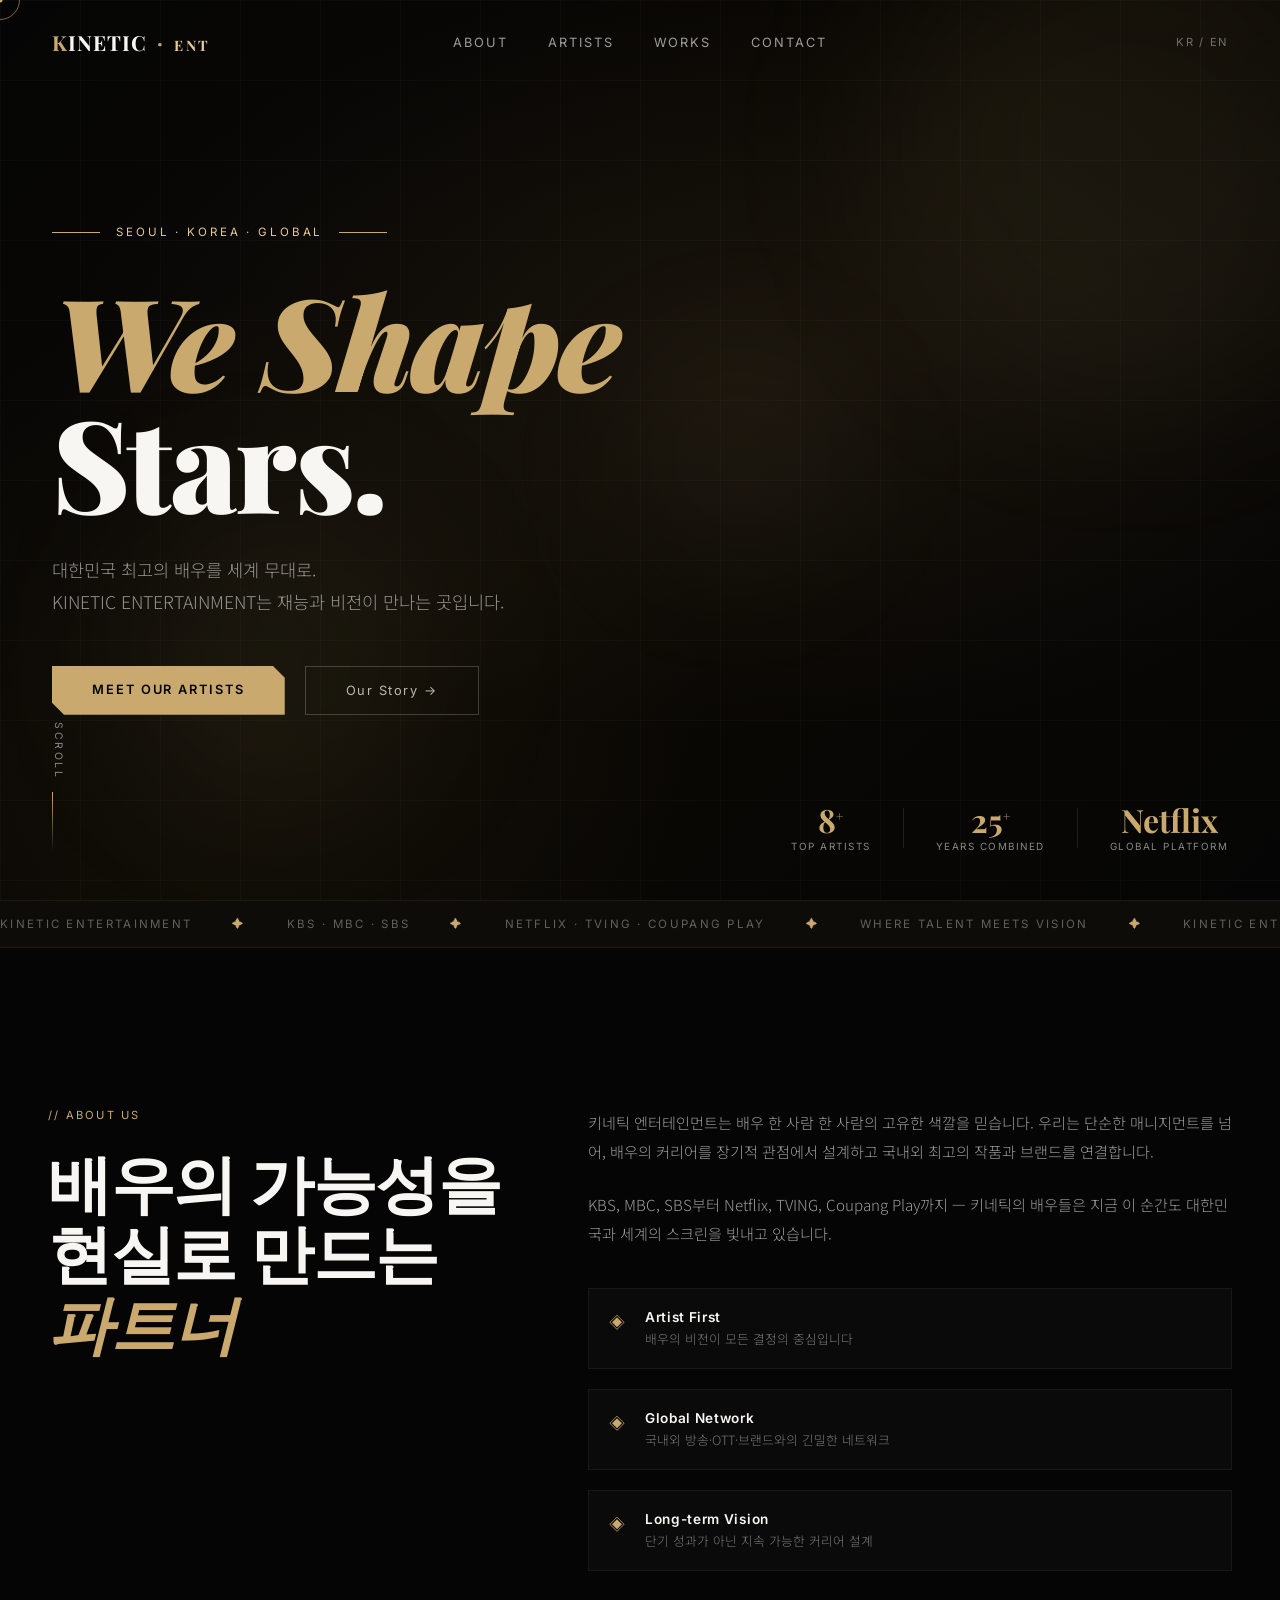
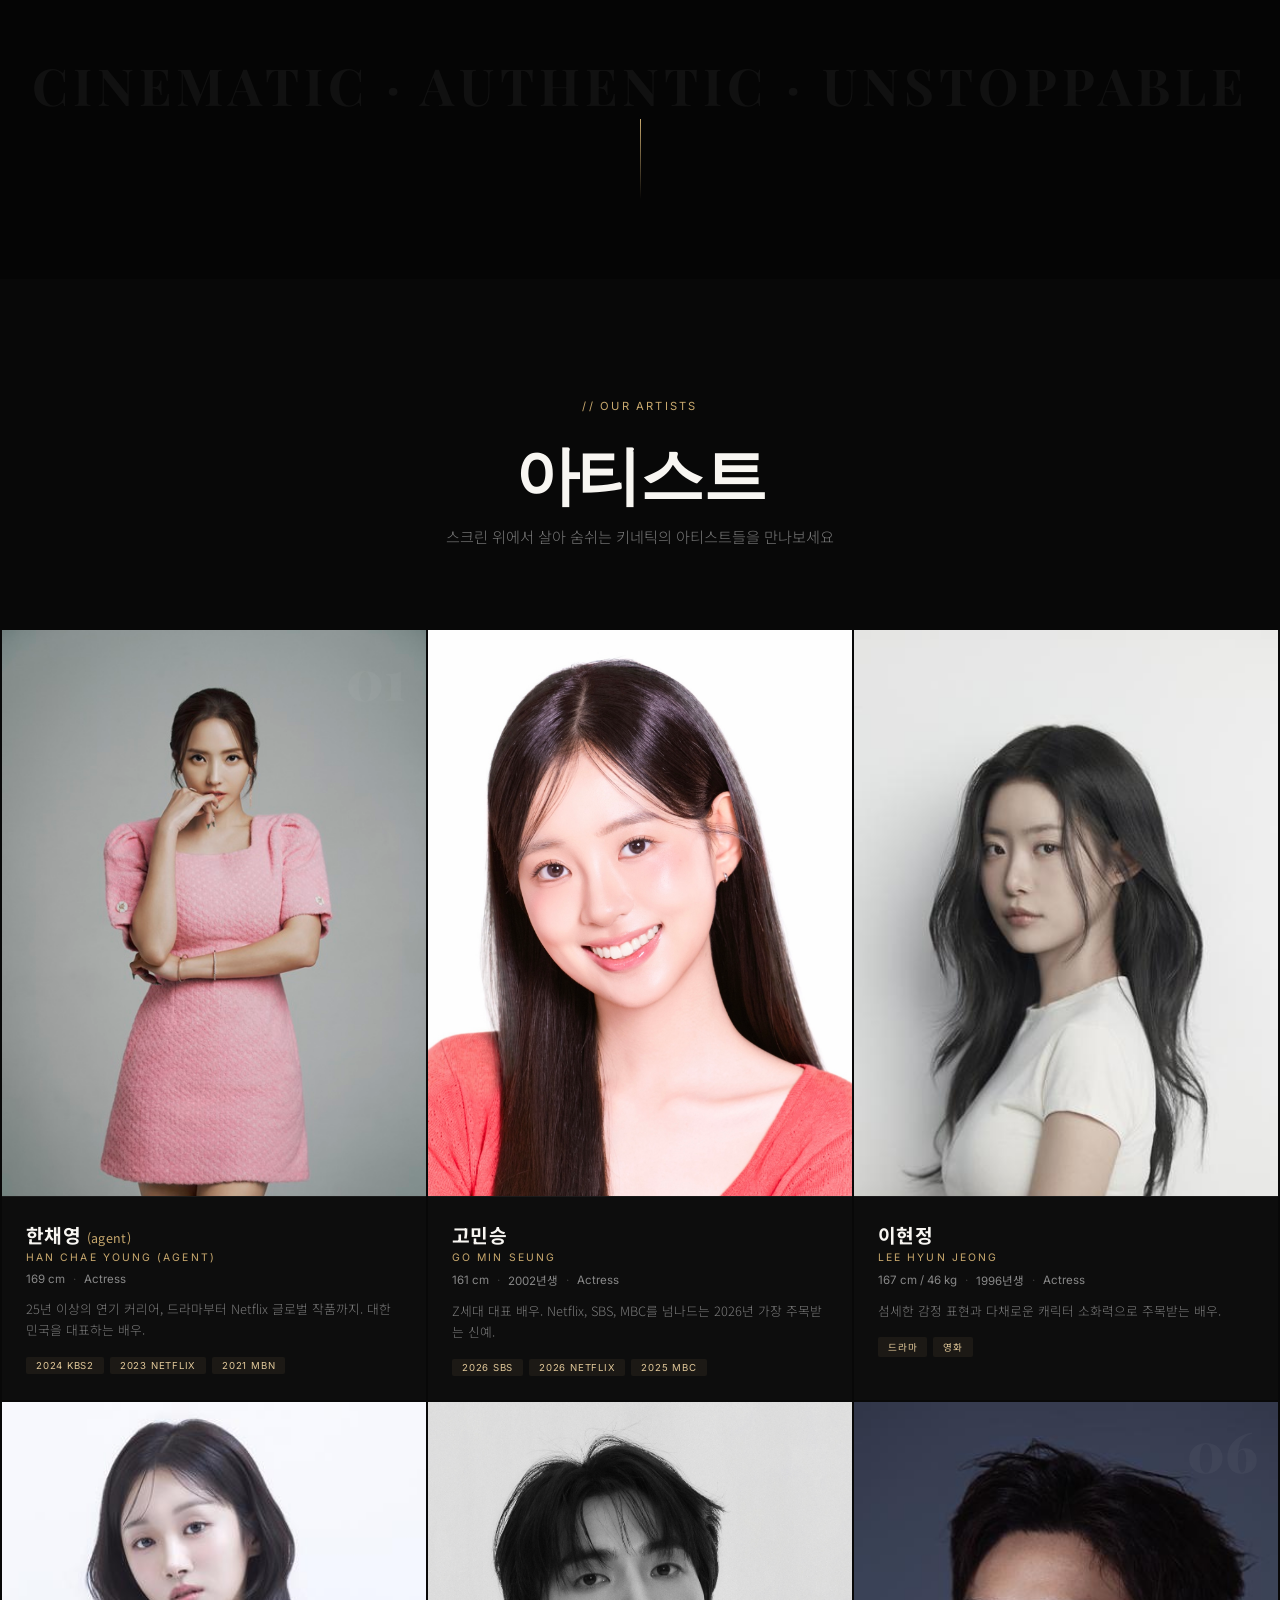
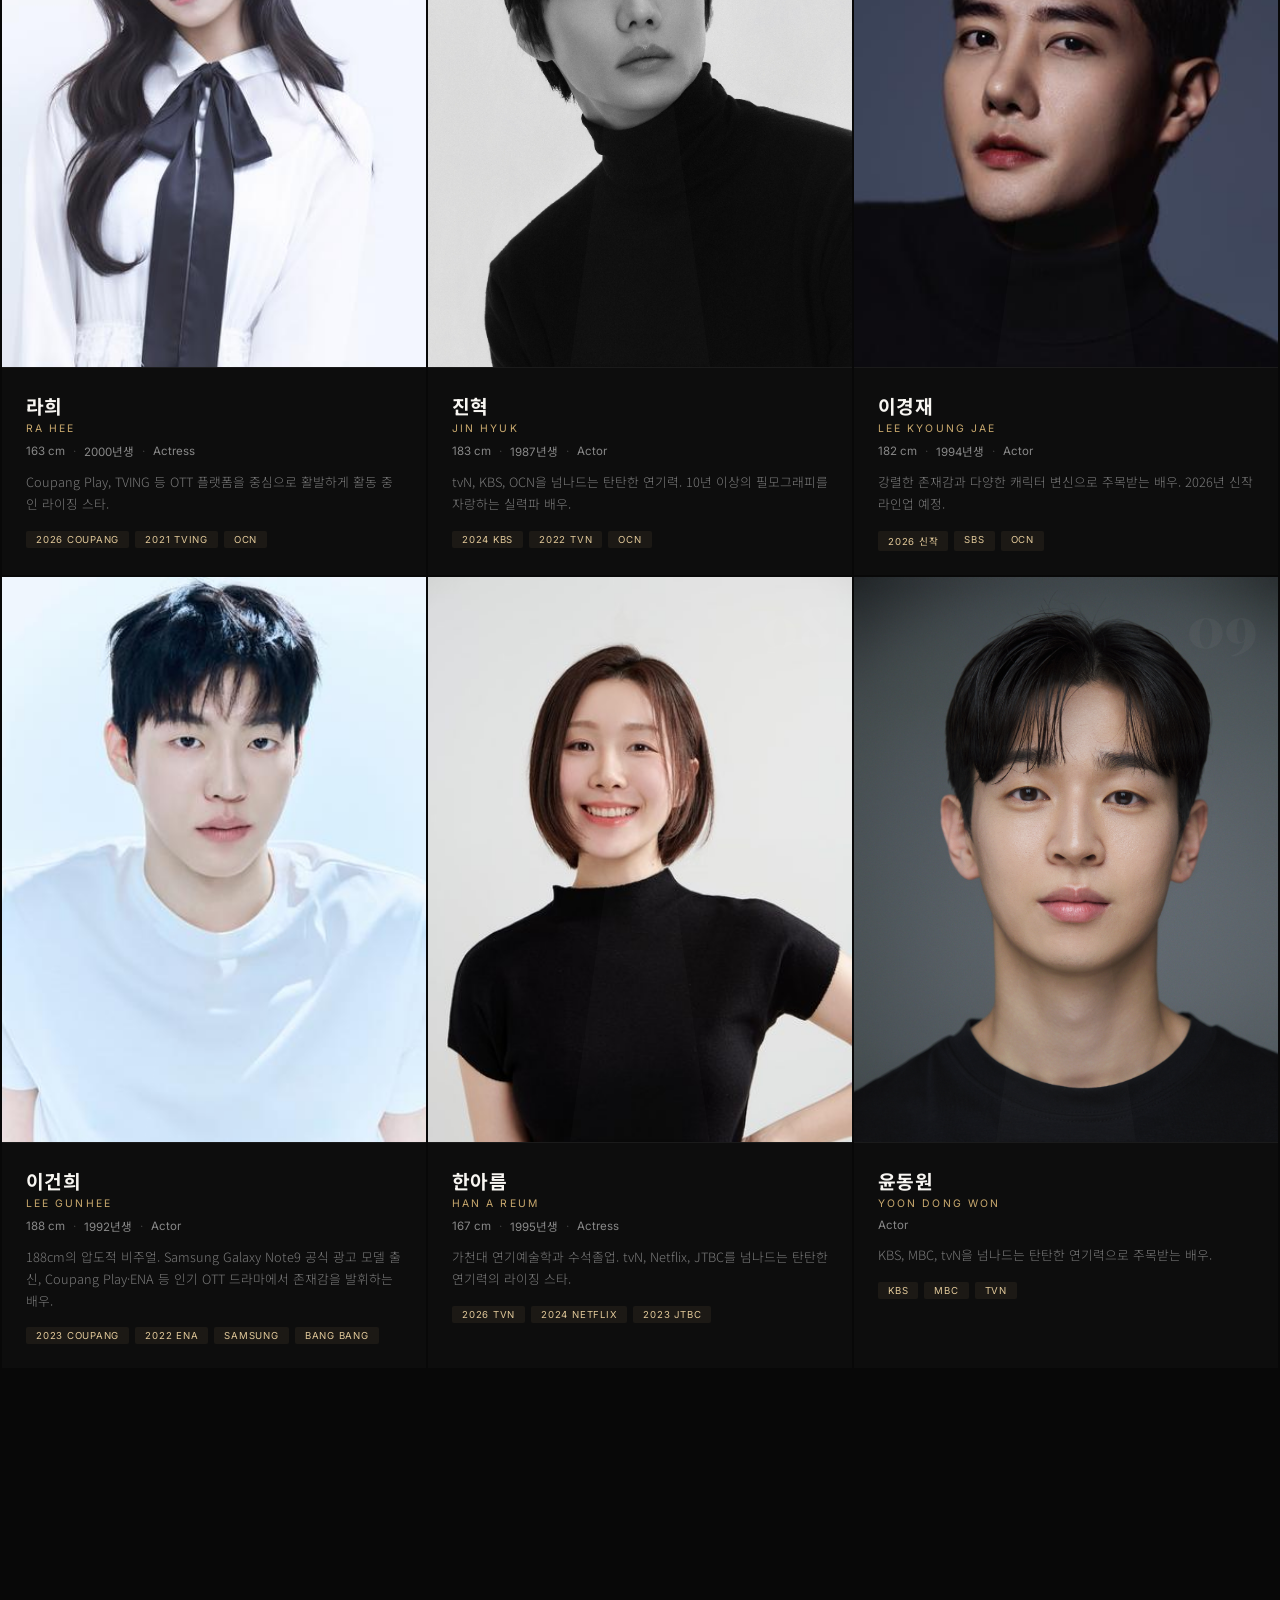
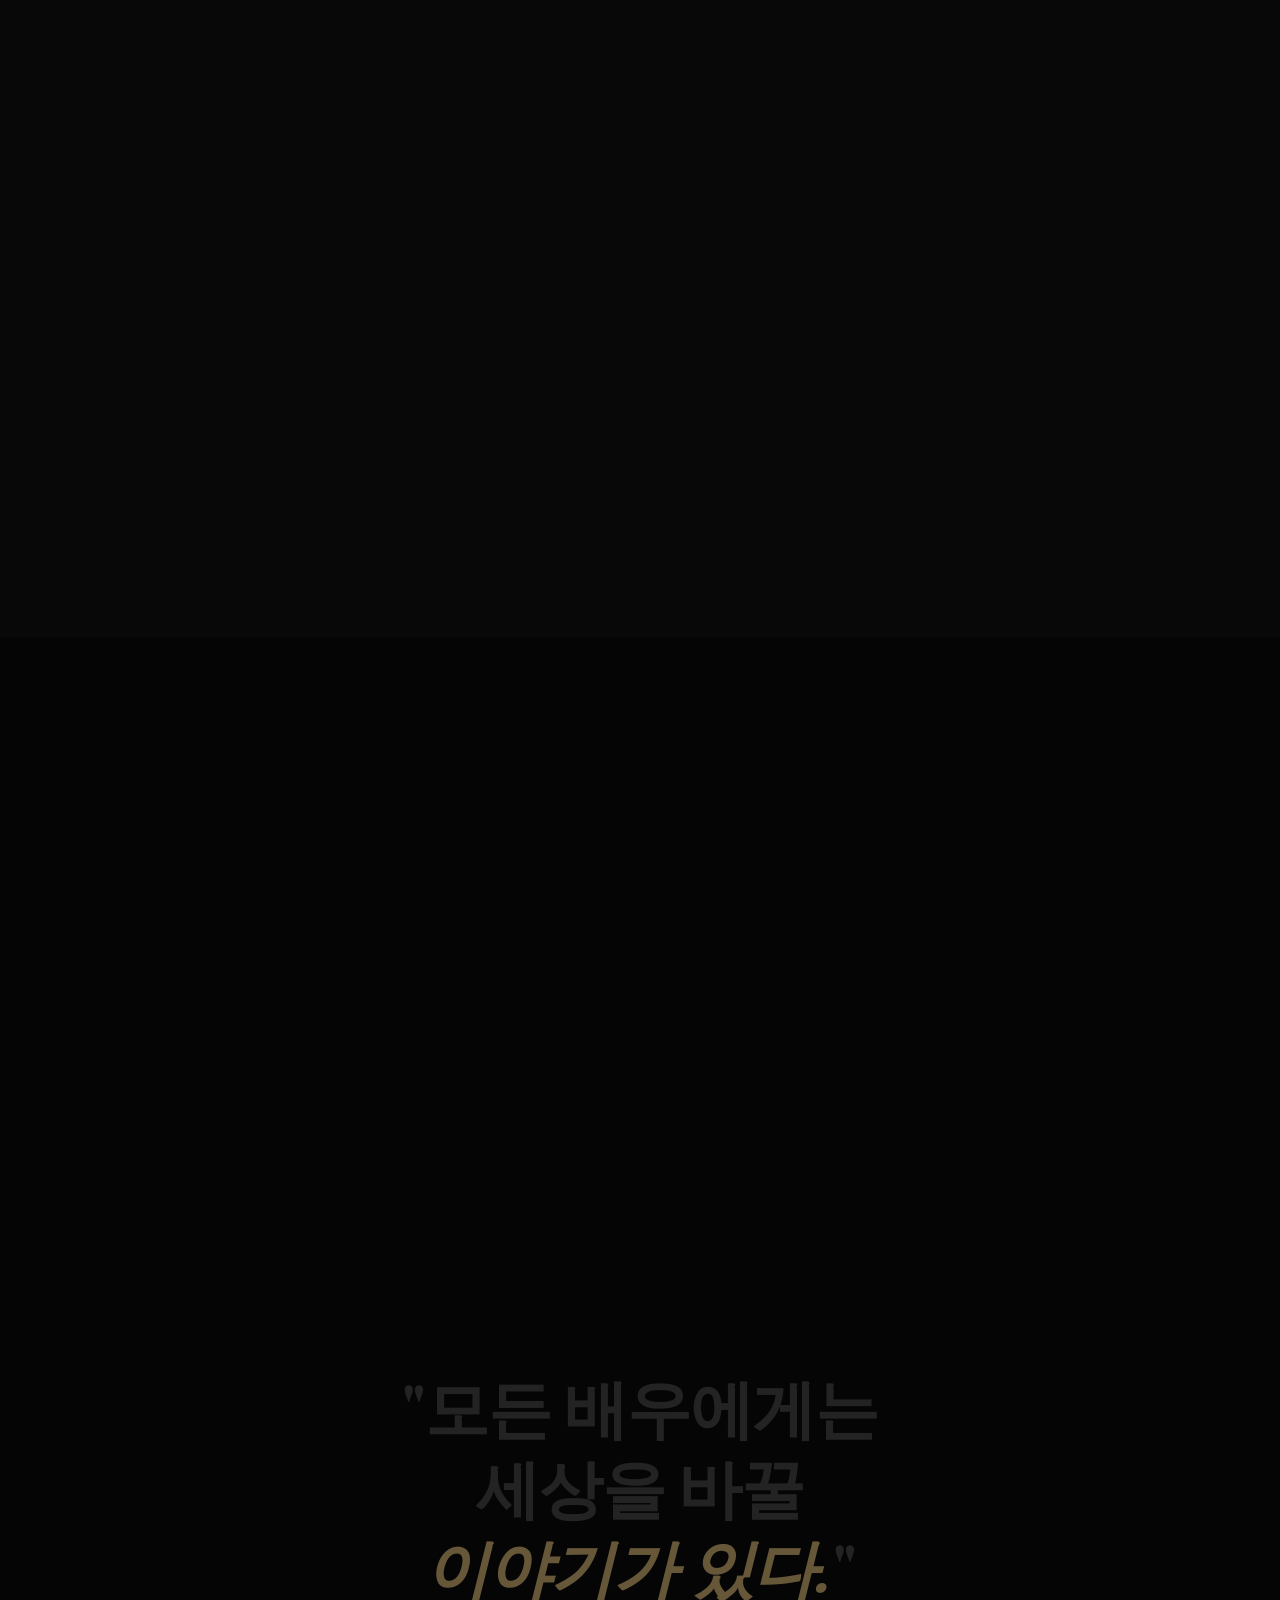
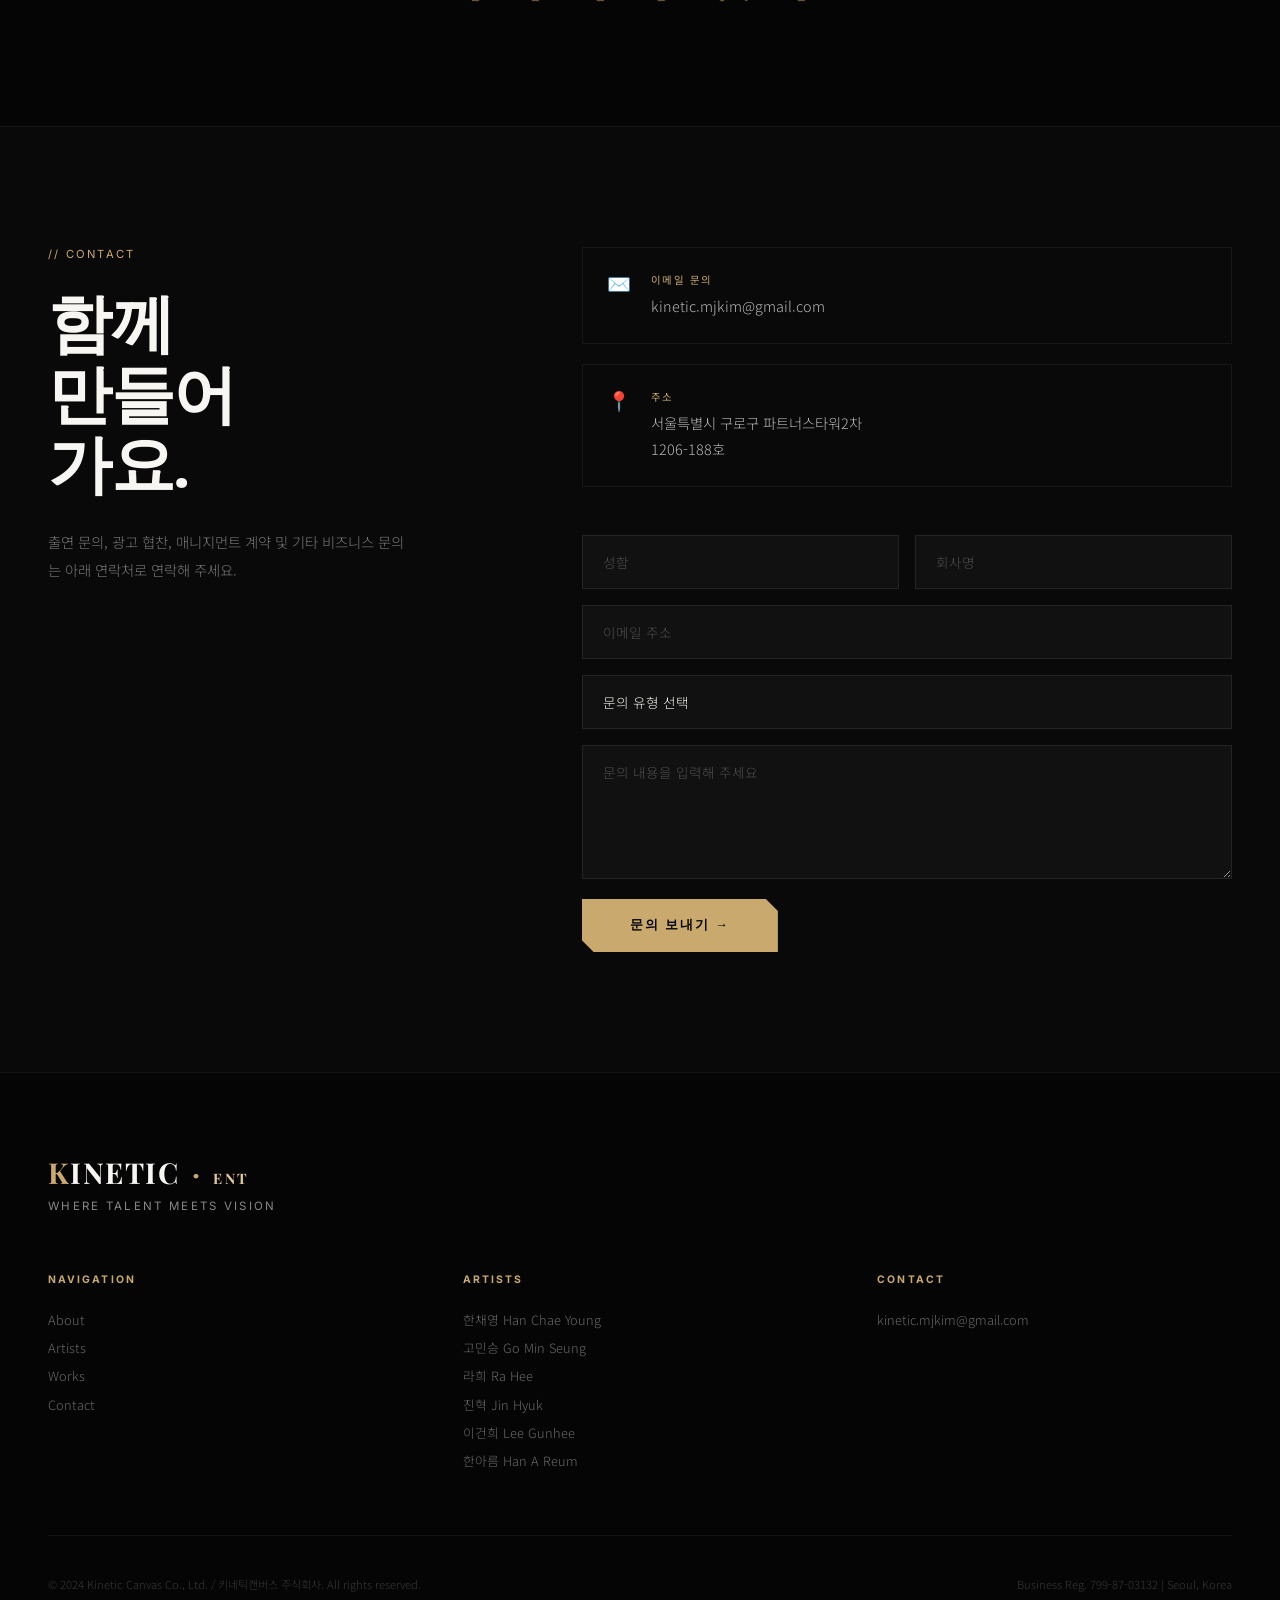
<file: index.html>
<!DOCTYPE html>
<html lang="ko">
<head>
  <meta charset="UTF-8" />
  <!-- SEO -->
  <meta name="robots" content="index, follow" />
  <link rel="canonical" href="https://kineticentertainment.co.kr/" />
  <meta property="og:title" content="키네틱 엔터테인먼트 — KINETIC ENTERTAINMENT" />
  <meta property="og:description" content="대한민국 프리미엄 배우 매니지먼트. 한채영, 고민승, 한아름 외 소속 아티스트 공식 홈페이지." />
  <meta property="og:url" content="https://kineticentertainment.co.kr/" />
  <meta property="og:type" content="website" />
  <!-- Google Search Console 소유권 확인 (아래 content 값을 교체) -->
  <!-- <meta name="google-site-verification" content="GOOGLE_VERIFICATION_CODE" /> -->
  <!-- 네이버 Search Advisor 소유권 확인 (아래 content 값을 교체) -->
  <meta name="naver-site-verification" content="974d05b374b7f47860c9d6c0cfc8343fe8876f4a" />
  <meta name="viewport" content="width=device-width, initial-scale=1.0" />
  <title>KINETIC ENTERTAINMENT — Where Talent Meets Vision</title>
  <meta name="description" content="키네틱 엔터테인먼트 — 대한민국 프리미엄 매니지먼트. 한채영, 고민승, 류지연, 진혁 외 아티스트 공식 홈페이지." />
  <link rel="preconnect" href="https://fonts.googleapis.com" />
  <link rel="preconnect" href="https://fonts.gstatic.com" crossorigin />
  <link href="https://fonts.googleapis.com/css2?family=Playfair+Display:ital,wght@0,400;0,600;0,700;0,900;1,400;1,700&family=Inter:wght@200;300;400;500;600&family=Noto+Sans+KR:wght@300;400;500;700&display=swap" rel="stylesheet" />
<style>
/* ─────────────────────────────────────
   KINETIC ENTERTAINMENT — style.css
   ───────────────────────────────────── */

:root {
  --black:   #050505;
  --white:   #f8f6f2;
  --cream:   #e8e4dc;
  --gold:    #c9a96e;
  --gold-lt: #e2c99a;
  --gray:    #888;
  --gray-lt: #555;
  --accent:  #8b6f4e;

  --font-serif: 'Playfair Display', 'Noto Serif KR', Georgia, serif;
  --font-sans:  'Inter', 'Noto Sans KR', sans-serif;

  --ease-out: cubic-bezier(0.16, 1, 0.3, 1);
  --ease-in:  cubic-bezier(0.7, 0, 0.84, 0);
}

/* ── Reset ── */
*, *::before, *::after { box-sizing: border-box; margin: 0; padding: 0; }
html { scroll-behavior: smooth; font-size: 16px; }
body {
  background: var(--black);
  color: var(--white);
  font-family: var(--font-sans);
  overflow-x: hidden;
  cursor: none;
}
img { display: block; max-width: 100%; }
a { text-decoration: none; color: inherit; }

/* ── Container ── */
.container {
  max-width: 1320px;
  margin: 0 auto;
  padding: 0 48px;
}
@media (max-width: 768px) {
  .container { padding: 0 24px; }
}

/* ─────────────────────────────────────
   CURSOR
   ───────────────────────────────────── */
#cursor {
  width: 40px; height: 40px;
  border: 1px solid rgba(201,169,110,.6);
  border-radius: 50%;
  position: fixed; top: 0; left: 0;
  pointer-events: none; z-index: 9999;
  transform: translate(-50%,-50%);
  transition: width .3s var(--ease-out), height .3s var(--ease-out), border-color .3s;
  mix-blend-mode: difference;
}
#cursor-dot {
  width: 5px; height: 5px;
  background: var(--gold);
  border-radius: 50%;
  position: fixed; top: 0; left: 0;
  pointer-events: none; z-index: 9999;
  transform: translate(-50%,-50%);
}
body:has(a:hover) #cursor,
body:has(button:hover) #cursor {
  width: 70px; height: 70px;
  border-color: var(--gold);
}

/* ─────────────────────────────────────
   PRELOADER
   ───────────────────────────────────── */
#preloader {
  position: fixed; inset: 0;
  background: var(--black);
  z-index: 10000;
  display: flex;
  flex-direction: column;
  align-items: center;
  justify-content: center;
  gap: 20px;
  transition: opacity .8s var(--ease-in), visibility .8s;
}
#preloader.fade-out {
  opacity: 0; visibility: hidden;
}
.pre-logo {
  display: flex; gap: 4px;
  font-family: var(--font-serif);
  font-size: 6rem;
  font-weight: 700;
  line-height: 1;
}
.pre-k { color: var(--gold); }
.pre-e { color: var(--white); opacity: 0; animation: preE 1s .3s forwards; }
@keyframes preE { to { opacity: 1; } }
.pre-line {
  width: 0; height: 1px;
  background: var(--gold);
  animation: preLine 1.2s .5s var(--ease-out) forwards;
}
@keyframes preLine { to { width: 260px; } }
.pre-text {
  font-family: var(--font-sans);
  font-size: .7rem;
  letter-spacing: .3em;
  color: var(--gray);
  opacity: 0;
  animation: preT 1s 1s forwards;
}
@keyframes preT { to { opacity: 1; } }

/* ─────────────────────────────────────
   NAV
   ───────────────────────────────────── */
#nav {
  position: fixed; top: 0; left: 0; right: 0;
  z-index: 1000;
  display: flex; align-items: center;
  padding: 28px 52px;
  transition: background .4s, padding .4s;
}
#nav.scrolled {
  background: rgba(5,5,5,.9);
  backdrop-filter: blur(20px);
  padding: 18px 52px;
  border-bottom: 1px solid rgba(255,255,255,.05);
}
.nav-logo {
  font-family: var(--font-serif);
  font-size: 1.3rem;
  font-weight: 700;
  letter-spacing: .05em;
  flex: 1;
}
.logo-k { color: var(--gold); }
.logo-rest { color: var(--white); }
.logo-dot { color: var(--gold); margin: 0 4px; }
.logo-ent { color: var(--gold-lt); font-size: .9rem; letter-spacing: .15em; }
.nav-links {
  display: flex; gap: 40px;
  flex: 1; justify-content: center;
}
.nav-link {
  font-size: .8rem;
  letter-spacing: .15em;
  text-transform: uppercase;
  color: rgba(255,255,255,.6);
  position: relative;
  transition: color .3s;
}
.nav-link::after {
  content: '';
  position: absolute; bottom: -4px; left: 0;
  width: 0; height: 1px;
  background: var(--gold);
  transition: width .3s var(--ease-out);
}
.nav-link:hover { color: var(--white); }
.nav-link:hover::after { width: 100%; }
.nav-lang {
  flex: 1; text-align: right;
  font-size: .7rem; letter-spacing: .15em;
  color: rgba(255,255,255,.4);
}
.nav-menu-btn {
  display: none;
  flex-direction: column; gap: 5px;
  background: none; border: none;
  cursor: pointer; padding: 4px;
}
.nav-menu-btn span {
  display: block; width: 24px; height: 1px;
  background: var(--white);
  transition: transform .3s, opacity .3s;
}

/* Mobile menu */
.mobile-menu {
  position: fixed; inset: 0;
  background: var(--black);
  z-index: 2000;
  display: flex; flex-direction: column;
  align-items: center; justify-content: center;
  transform: translateX(100%);
  transition: transform .5s var(--ease-out);
}
.mobile-menu.open { transform: translateX(0); }
.menu-close {
  position: absolute; top: 28px; right: 28px;
  background: none; border: none;
  color: var(--white); font-size: 1.5rem;
  cursor: pointer;
}
.mm-links { display: flex; flex-direction: column; gap: 32px; text-align: center; }
.mm-link {
  font-family: var(--font-serif);
  font-size: 2.5rem; font-weight: 700;
  color: var(--white);
  transition: color .3s;
}
.mm-link:hover { color: var(--gold); }
.mm-bottom {
  position: absolute; bottom: 48px;
  text-align: center;
  color: var(--gray); font-size: .8rem; line-height: 2;
}

@media (max-width: 900px) {
  #nav { padding: 20px 24px; }
  #nav.scrolled { padding: 14px 24px; }
  .nav-links, .nav-lang { display: none; }
  .nav-menu-btn { display: flex; }
}

/* ─────────────────────────────────────
   HERO
   ───────────────────────────────────── */
#hero {
  position: relative;
  min-height: 100vh;
  display: flex; flex-direction: column;
  justify-content: center;
  overflow: hidden;
  padding: 120px 52px 80px;
}
.hero-bg {
  position: absolute; inset: 0; z-index: 0;
}
.hero-gradient {
  position: absolute; inset: 0;
  background:
    radial-gradient(ellipse 80% 60% at 60% 40%, rgba(139,111,78,.12) 0%, transparent 70%),
    radial-gradient(ellipse 60% 80% at 20% 80%, rgba(201,169,110,.06) 0%, transparent 60%),
    linear-gradient(135deg, #050505 0%, #0a0803 50%, #050505 100%);
}
.hero-grid {
  position: absolute; inset: 0;
  background-image:
    linear-gradient(rgba(255,255,255,.018) 1px, transparent 1px),
    linear-gradient(90deg, rgba(255,255,255,.018) 1px, transparent 1px);
  background-size: 80px 80px;
}
.hero-orb {
  position: absolute; border-radius: 50%;
  filter: blur(80px);
  animation: orbFloat 8s ease-in-out infinite alternate;
}
.orb1 {
  width: 500px; height: 500px;
  background: rgba(201,169,110,.07);
  top: -100px; right: -100px;
  animation-duration: 10s;
}
.orb2 {
  width: 300px; height: 300px;
  background: rgba(139,111,78,.08);
  bottom: 100px; left: 10%;
  animation-duration: 7s; animation-delay: -3s;
}
.orb3 {
  width: 200px; height: 200px;
  background: rgba(226,201,154,.05);
  top: 40%; left: 50%;
  animation-duration: 12s; animation-delay: -5s;
}
@keyframes orbFloat {
  from { transform: translate(0,0) scale(1); }
  to   { transform: translate(30px,20px) scale(1.1); }
}

.hero-content {
  position: relative; z-index: 1;
  max-width: 900px;
}
.hero-eyebrow {
  display: flex; align-items: center; gap: 16px;
  margin-bottom: 40px;
}
.eye-line {
  display: inline-block; width: 48px; height: 1px;
  background: var(--gold);
}
.eye-text {
  font-size: .72rem; letter-spacing: .25em;
  color: var(--gold-lt); text-transform: uppercase;
}
.hero-title {
  font-family: var(--font-serif);
  font-size: clamp(4rem, 10vw, 10rem);
  font-weight: 900;
  line-height: .95;
  letter-spacing: -.02em;
  margin-bottom: 32px;
  overflow: hidden;
}
.ht-line {
  display: block;
  animation: slideUp .8s var(--ease-out) both;
}
.ht-line:nth-child(2) { animation-delay: .15s; }
.hero-title em {
  font-style: italic;
  color: var(--gold);
  -webkit-text-stroke: 0;
}
@keyframes slideUp {
  from { transform: translateY(100%); opacity: 0; }
  to   { transform: translateY(0);    opacity: 1; }
}
.hero-sub {
  font-size: clamp(.9rem, 1.5vw, 1.1rem);
  color: rgba(255,255,255,.55);
  line-height: 1.8;
  margin-bottom: 48px;
  font-family: 'Noto Sans KR', sans-serif;
  font-weight: 300;
  max-width: 520px;
}
.hero-cta { display: flex; gap: 20px; flex-wrap: wrap; }
.btn-primary {
  padding: 16px 40px;
  background: var(--gold);
  color: var(--black);
  font-size: .8rem;
  font-weight: 600;
  letter-spacing: .15em;
  text-transform: uppercase;
  transition: background .3s, transform .2s;
  clip-path: polygon(0 0, calc(100% - 12px) 0, 100% 12px, 100% 100%, 12px 100%, 0 calc(100% - 12px));
}
.btn-primary:hover {
  background: var(--gold-lt);
  transform: translateY(-2px);
}
.btn-ghost {
  padding: 16px 40px;
  border: 1px solid rgba(255,255,255,.2);
  font-size: .8rem;
  letter-spacing: .12em;
  color: rgba(255,255,255,.7);
  transition: border-color .3s, color .3s;
}
.btn-ghost:hover {
  border-color: var(--gold);
  color: var(--gold);
}

.hero-scroll {
  position: absolute; bottom: 48px; left: 52px;
  display: flex; flex-direction: column;
  align-items: flex-start; gap: 12px;
  z-index: 1;
}
.hero-scroll span {
  font-size: .65rem; letter-spacing: .25em;
  color: var(--gray); text-transform: uppercase;
  writing-mode: vertical-rl;
}
.scroll-line {
  width: 1px; height: 60px;
  background: linear-gradient(to bottom, var(--gold), transparent);
  animation: scrollLine 2s ease-in-out infinite;
}
@keyframes scrollLine {
  0%  { height: 0; opacity: 0; }
  50% { height: 60px; opacity: 1; }
  100%{ height: 60px; opacity: 0; transform: translateY(10px); }
}

.hero-stats {
  position: absolute; bottom: 48px; right: 52px;
  display: flex; align-items: center; gap: 32px;
  z-index: 1;
}
.stat-item { text-align: center; }
.stat-num {
  display: block;
  font-family: var(--font-serif);
  font-size: 2rem; font-weight: 700;
  color: var(--gold);
  line-height: 1;
}
.stat-num sup { font-size: .8rem; }
.stat-label {
  display: block;
  font-size: .62rem; letter-spacing: .15em;
  color: var(--gray); text-transform: uppercase;
  margin-top: 4px;
}
.stat-divider {
  width: 1px; height: 40px;
  background: rgba(255,255,255,.1);
}

@media (max-width: 768px) {
  #hero { padding: 100px 24px 120px; }
  .hero-stats { right: 24px; gap: 16px; }
  .hero-scroll { left: 24px; }
  .stat-num { font-size: 1.4rem; }
}

/* ─────────────────────────────────────
   MARQUEE
   ───────────────────────────────────── */
.marquee-wrap {
  overflow: hidden;
  border-top: 1px solid rgba(255,255,255,.06);
  border-bottom: 1px solid rgba(255,255,255,.06);
  background: rgba(201,169,110,.04);
  padding: 16px 0;
}
.marquee-track {
  display: flex; gap: 40px;
  white-space: nowrap;
  animation: marquee 30s linear infinite;
  font-size: .72rem;
  letter-spacing: .2em;
  text-transform: uppercase;
  color: rgba(255,255,255,.35);
}
.m-dot { color: var(--gold); }
@keyframes marquee {
  from { transform: translateX(0); }
  to   { transform: translateX(-50%); }
}

/* ─────────────────────────────────────
   ABOUT
   ───────────────────────────────────── */
.section-about {
  padding: 160px 0 80px;
  position: relative;
  overflow: hidden;
}
.about-layout {
  display: grid;
  grid-template-columns: 1fr 1.4fr;
  gap: 80px;
  align-items: start;
}
.section-tag {
  font-size: .7rem; letter-spacing: .2em;
  color: var(--gold); text-transform: uppercase;
  margin-bottom: 24px;
}
.section-title {
  font-family: var(--font-serif);
  font-size: clamp(2.5rem, 5vw, 4.5rem);
  font-weight: 700;
  line-height: 1.1;
  letter-spacing: -.02em;
}
.section-title em {
  font-style: italic;
  color: var(--gold);
}
.section-desc {
  font-size: .95rem;
  color: rgba(255,255,255,.45);
  margin-top: 16px;
  font-family: 'Noto Sans KR', sans-serif;
  font-weight: 300;
  line-height: 1.8;
}
.about-desc {
  font-size: .95rem;
  color: rgba(255,255,255,.6);
  line-height: 1.9;
  margin-bottom: 24px;
  font-family: 'Noto Sans KR', sans-serif;
  font-weight: 300;
}
.about-features {
  display: flex; flex-direction: column; gap: 20px;
  margin-top: 40px;
}
.feat-item {
  display: flex; gap: 20px; align-items: flex-start;
  padding: 20px;
  border: 1px solid rgba(255,255,255,.06);
  background: rgba(255,255,255,.02);
  transition: border-color .3s, background .3s;
}
.feat-item:hover {
  border-color: rgba(201,169,110,.3);
  background: rgba(201,169,110,.04);
}
.feat-icon {
  color: var(--gold); font-size: 1rem;
  margin-top: 3px; flex-shrink: 0;
}
.feat-item h4 {
  font-size: .85rem; font-weight: 600;
  letter-spacing: .05em; margin-bottom: 4px;
}
.feat-item p {
  font-size: .8rem; color: rgba(255,255,255,.45);
  font-family: 'Noto Sans KR', sans-serif;
  font-weight: 300;
}

.about-visual {
  text-align: center;
  padding: 80px 0 0;
  overflow: hidden;
}
.av-text {
  font-family: var(--font-serif);
  font-size: clamp(1.5rem, 4vw, 3.5rem);
  font-weight: 700;
  color: rgba(255,255,255,.05);
  letter-spacing: .1em;
  text-transform: uppercase;
  white-space: nowrap;
  animation: avScroll 20s linear infinite;
}
@keyframes avScroll {
  from { transform: translateX(60%); }
  to   { transform: translateX(-60%); }
}
.av-line {
  width: 1px; height: 80px;
  background: linear-gradient(to bottom, var(--gold), transparent);
  margin: 0 auto;
}

@media (max-width: 900px) {
  .about-layout { grid-template-columns: 1fr; gap: 40px; }
  .section-about { padding: 100px 0 60px; }
}

/* ─────────────────────────────────────
   ARTISTS
   ───────────────────────────────────── */
.section-artists {
  padding: 120px 0;
  background: rgba(255,255,255,.01);
}
.section-header {
  text-align: center;
  margin-bottom: 80px;
  padding: 0 24px;
}
.artists-grid {
  display: grid;
  grid-template-columns: repeat(3, 1fr);
  gap: 2px;
  padding: 0 2px;
}
.artist-card--wide {
  grid-column: span 1;
}

.artist-card {
  position: relative;
  background: rgba(255,255,255,.02);
  overflow: hidden;
  cursor: pointer;
  transition: transform .4s var(--ease-out);
}
.artist-card:hover { transform: translateY(-4px); z-index: 2; }

.ac-image {
  position: relative;
  aspect-ratio: 3/4;
  overflow: hidden;
}
.ac-img-bg {
  position: absolute; inset: 0;
  background-size: cover; background-position: center top;
  transition: transform .8s var(--ease-out);
}
.artist-card:hover .ac-img-bg { transform: scale(1.06); }

/* Artist photo backgrounds — JS injects real photos; gradients = fallback */
.ac-bg-1, .ac-bg-2, .ac-bg-3, .ac-bg-4, .ac-bg-5, .ac-bg-6, .ac-bg-7, .ac-bg-8, .ac-bg-9, .ac-bg-10 {
  background-size: cover;
  background-position: center top;
}
.ac-bg-1 { background-image: linear-gradient(160deg, #1a1208 0%, #2d1f0e 40%, #180e05 100%); }
.ac-bg-2 { background-image: linear-gradient(160deg, #0e1520 0%, #1a2535 40%, #0b0e15 100%); }
.ac-bg-3 { background-image: linear-gradient(160deg, #0d1508 0%, #182310 40%, #090e05 100%); }
.ac-bg-4 { background-image: linear-gradient(160deg, #100a18 0%, #1c1228 40%, #0a0810 100%); }
.ac-bg-5 { background-image: linear-gradient(160deg, #141010 0%, #201818 40%, #0a0808 100%); }
.ac-bg-6 { background-image: linear-gradient(160deg, #0a0e14 0%, #151d28 40%, #070a0f 100%); }
.ac-bg-7  { background-image: linear-gradient(160deg, #12100a 0%, #1e1a0e 40%, #0c0a06 100%); }
.ac-bg-8  { background-image: linear-gradient(160deg, #0a1018 0%, #101820 40%, #060c12 100%); }
.ac-bg-9  { background-image: linear-gradient(160deg, #0e1408 0%, #1a2210 40%, #090f05 100%); }
.ac-bg-10 { background-image: linear-gradient(160deg, #100e14 0%, #1c1a24 40%, #0a080f 100%); }

/* Subtle silhouette shape */
.ac-img-bg::after {
  content: '';
  position: absolute;
  bottom: 0; left: 50%;
  transform: translateX(-50%);
  width: 55%;
  height: 85%;
  background: rgba(255,255,255,.02);
  clip-path: polygon(20% 100%, 40% 30%, 50% 0%, 60% 30%, 80% 100%);
  filter: blur(2px);
}

.ac-overlay {
  position: absolute; inset: 0;
  background: linear-gradient(
    to bottom,
    transparent 50%,
    rgba(5,5,5,.95) 100%
  );
  display: flex; flex-direction: column;
  justify-content: flex-end; align-items: flex-start;
  padding: 24px;
  opacity: 0;
  transition: opacity .4s;
}
.artist-card:hover .ac-overlay { opacity: 1; }
.ac-platforms {
  display: flex; flex-wrap: wrap; gap: 6px;
}
.ac-platforms span {
  font-size: .6rem; letter-spacing: .12em;
  padding: 4px 10px;
  border: 1px solid rgba(201,169,110,.5);
  color: var(--gold-lt);
  text-transform: uppercase;
}

.ac-number {
  position: absolute; top: 20px; right: 20px;
  font-family: var(--font-serif);
  font-size: 3.5rem; font-weight: 900;
  color: rgba(255,255,255,.04);
  line-height: 1;
  pointer-events: none;
}

.ac-info {
  padding: 24px;
  border-top: 1px solid rgba(255,255,255,.06);
}
.ac-name-wrap { margin-bottom: 8px; }
.ac-name-ko {
  font-family: 'Noto Sans KR', sans-serif;
  font-size: 1.2rem; font-weight: 700;
  letter-spacing: .02em;
}
.ac-name-en {
  font-size: .65rem; letter-spacing: .2em;
  color: var(--gold); text-transform: uppercase;
  margin-top: 2px;
}
.ac-meta {
  display: flex; gap: 8px; align-items: center;
  font-size: .72rem; color: var(--gray);
  margin-bottom: 12px;
}
.meta-dot { color: rgba(255,255,255,.2); }
.ac-bio {
  font-size: .8rem;
  color: rgba(255,255,255,.45);
  line-height: 1.7;
  font-family: 'Noto Sans KR', sans-serif;
  font-weight: 300;
  margin-bottom: 16px;
}
.ac-works { display: flex; flex-wrap: wrap; gap: 6px; }
.work-tag {
  font-size: .6rem; letter-spacing: .08em;
  padding: 3px 10px;
  background: rgba(201,169,110,.08);
  color: var(--gold-lt);
  border-radius: 2px;
  text-transform: uppercase;
}

@media (max-width: 1100px) {
  .artists-grid { grid-template-columns: repeat(2, 1fr); }
}
@media (max-width: 640px) {
  .artists-grid { grid-template-columns: 1fr; }
  .artist-card--wide { grid-column: span 1; }
}

/* ─────────────────────────────────────
   WORKS / PLATFORMS
   ───────────────────────────────────── */
.section-works {
  padding: 120px 0;
  overflow: hidden;
}
.platforms-grid {
  display: grid;
  grid-template-columns: repeat(5, 1fr);
  gap: 2px;
  margin-top: 60px;
}
.platform-item {
  padding: 40px 24px;
  border: 1px solid rgba(255,255,255,.05);
  background: rgba(255,255,255,.02);
  text-align: center;
  transition: background .3s, border-color .3s, transform .3s var(--ease-out);
  cursor: default;
}
.platform-item:hover {
  background: rgba(201,169,110,.06);
  border-color: rgba(201,169,110,.2);
  transform: translateY(-4px);
}
.pl-name {
  display: block;
  font-family: var(--font-serif);
  font-size: 1.2rem; font-weight: 700;
  letter-spacing: .02em;
  margin-bottom: 8px;
}
.pl-type {
  display: block;
  font-size: .62rem; letter-spacing: .12em;
  color: var(--gray); text-transform: uppercase;
}

.big-quote {
  text-align: center;
  padding: 120px 24px 0;
}
.big-quote blockquote {
  font-family: var(--font-serif);
  font-size: clamp(2rem, 5vw, 5rem);
  font-weight: 700;
  line-height: 1.25;
  letter-spacing: -.02em;
  color: rgba(255,255,255,.12);
}
.big-quote blockquote em {
  font-style: italic;
  color: rgba(201,169,110,.5);
}

@media (max-width: 900px) {
  .platforms-grid { grid-template-columns: repeat(3, 1fr); }
}
@media (max-width: 540px) {
  .platforms-grid { grid-template-columns: repeat(2, 1fr); }
}

/* ─────────────────────────────────────
   CONTACT
   ───────────────────────────────────── */
.section-contact {
  padding: 120px 0;
  background: rgba(255,255,255,.015);
  border-top: 1px solid rgba(255,255,255,.05);
}
.contact-layout {
  display: grid;
  grid-template-columns: 1fr 1.5fr;
  gap: 100px;
  align-items: start;
}
.contact-sub {
  font-size: .9rem;
  color: rgba(255,255,255,.45);
  line-height: 1.9;
  margin-top: 32px;
  font-family: 'Noto Sans KR', sans-serif;
  font-weight: 300;
  max-width: 360px;
}
.contact-cards {
  display: flex; flex-direction: column; gap: 20px;
  margin-bottom: 48px;
}
.cc-item {
  display: flex; gap: 20px; align-items: flex-start;
  padding: 24px;
  border: 1px solid rgba(255,255,255,.06);
  transition: border-color .3s;
}
.cc-item:hover { border-color: rgba(201,169,110,.2); }
.cc-icon { font-size: 1.2rem; flex-shrink: 0; }
.cc-label {
  font-size: .65rem; letter-spacing: .15em;
  color: var(--gold); text-transform: uppercase;
  margin-bottom: 6px;
}
.cc-value {
  display: block;
  font-size: .9rem;
  color: rgba(255,255,255,.7);
  line-height: 1.8;
  font-family: 'Noto Sans KR', sans-serif;
  font-weight: 300;
  transition: color .3s;
}
.cc-value:hover { color: var(--white); }

/* Form */
.contact-form { display: flex; flex-direction: column; gap: 16px; }
.form-row { display: grid; grid-template-columns: 1fr 1fr; gap: 16px; }
.form-group input,
.form-group select,
.form-group textarea {
  width: 100%;
  background: rgba(255,255,255,.03);
  border: 1px solid rgba(255,255,255,.08);
  color: var(--white);
  padding: 16px 20px;
  font-family: 'Noto Sans KR', sans-serif;
  font-size: .85rem; font-weight: 300;
  outline: none;
  transition: border-color .3s, background .3s;
  -webkit-appearance: none;
}
.form-group input::placeholder,
.form-group textarea::placeholder {
  color: rgba(255,255,255,.25);
}
.form-group select option { background: #111; color: var(--white); }
.form-group input:focus,
.form-group select:focus,
.form-group textarea:focus {
  border-color: rgba(201,169,110,.4);
  background: rgba(201,169,110,.03);
}
.form-group textarea { resize: vertical; min-height: 130px; }
.btn-submit {
  padding: 18px 48px;
  background: var(--gold);
  color: var(--black);
  border: none;
  font-size: .8rem; font-weight: 600;
  letter-spacing: .15em; text-transform: uppercase;
  cursor: pointer;
  transition: background .3s, transform .2s;
  align-self: flex-start;
  clip-path: polygon(0 0, calc(100% - 12px) 0, 100% 12px, 100% 100%, 12px 100%, 0 calc(100% - 12px));
}
.btn-submit:hover {
  background: var(--gold-lt);
  transform: translateY(-2px);
}

@media (max-width: 900px) {
  .contact-layout { grid-template-columns: 1fr; gap: 60px; }
  .form-row { grid-template-columns: 1fr; }
}

/* ─────────────────────────────────────
   FOOTER
   ───────────────────────────────────── */
#footer {
  padding: 80px 0 48px;
  border-top: 1px solid rgba(255,255,255,.06);
}
.footer-top {
  margin-bottom: 60px;
}
.footer-logo {
  font-family: var(--font-serif);
  font-size: 1.8rem; font-weight: 700;
  letter-spacing: .05em;
  margin-bottom: 8px;
}
.footer-tagline {
  font-size: .72rem; letter-spacing: .2em;
  color: var(--gray); text-transform: uppercase;
}
.footer-mid {
  display: grid;
  grid-template-columns: repeat(3, 1fr);
  gap: 60px;
  padding-bottom: 60px;
  border-bottom: 1px solid rgba(255,255,255,.05);
  margin-bottom: 40px;
}
.footer-col h4 {
  font-size: .65rem; letter-spacing: .2em;
  color: var(--gold); text-transform: uppercase;
  margin-bottom: 20px;
}
.footer-col a {
  display: block;
  font-size: .8rem;
  color: rgba(255,255,255,.4);
  line-height: 2.2;
  font-family: 'Noto Sans KR', sans-serif;
  font-weight: 300;
  transition: color .3s;
}
.footer-col a:hover { color: var(--white); }
.footer-bottom {
  display: flex; justify-content: space-between;
  flex-wrap: wrap; gap: 8px;
}
.footer-bottom p {
  font-size: .7rem;
  color: rgba(255,255,255,.2);
  font-family: 'Noto Sans KR', sans-serif;
  font-weight: 300;
}

@media (max-width: 768px) {
  .footer-mid { grid-template-columns: 1fr 1fr; gap: 40px; }
  .footer-bottom { flex-direction: column; }
}

/* ─────────────────────────────────────
   SCROLL REVEAL
   ───────────────────────────────────── */
[data-reveal] {
  opacity: 0;
  transform: translateY(40px);
  transition: opacity .8s var(--ease-out), transform .8s var(--ease-out);
}
[data-reveal].revealed-immediate {
  opacity: 1 !important;
  transform: none !important;
}
[data-reveal][data-delay="100"]  { transition-delay: .1s; }
[data-reveal][data-delay="200"]  { transition-delay: .2s; }
[data-reveal][data-delay="300"]  { transition-delay: .3s; }
[data-reveal].revealed {
  opacity: 1;
  transform: translateY(0);
}

/* ─────────────────────────────────────
   SCROLLBAR
   ───────────────────────────────────── */
::-webkit-scrollbar { width: 4px; }
::-webkit-scrollbar-track { background: var(--black); }
::-webkit-scrollbar-thumb { background: rgba(201,169,110,.3); border-radius: 2px; }
::-webkit-scrollbar-thumb:hover { background: var(--gold); }

/* ─────────────────────────────────────
   SELECTION
   ───────────────────────────────────── */
::selection {
  background: rgba(201,169,110,.25);
  color: var(--white);
}

/* ─────────────────────────────────────
   ARTIST MODAL
   ───────────────────────────────────── */
.modal-overlay {
  position: fixed; inset: 0;
  z-index: 5000;
  background: rgba(5,5,5,.96);
  backdrop-filter: blur(24px);
  display: flex; align-items: flex-start; justify-content: center;
  opacity: 0; visibility: hidden;
  transition: opacity .45s var(--ease-out), visibility .45s;
  overflow-y: auto;
  padding: 60px 24px 60px;
}
.modal-overlay.open {
  opacity: 1; visibility: visible;
}
.modal-inner {
  position: relative;
  width: 100%; max-width: 1100px;
  transform: translateY(40px);
  transition: transform .5s var(--ease-out);
}
.modal-overlay.open .modal-inner {
  transform: translateY(0);
}

.modal-close {
  position: fixed; top: 32px; right: 40px;
  background: rgba(255,255,255,.06);
  border: 1px solid rgba(255,255,255,.1);
  color: var(--white);
  width: 48px; height: 48px;
  border-radius: 50%;
  font-size: 1rem; cursor: pointer;
  z-index: 10;
  transition: background .3s, border-color .3s, transform .3s;
  display: flex; align-items: center; justify-content: center;
}
.modal-close:hover {
  background: rgba(201,169,110,.15);
  border-color: var(--gold);
  transform: rotate(90deg);
}

.modal-layout {
  display: grid;
  grid-template-columns: 1fr 1.1fr;
  gap: 60px;
  align-items: start;
  padding-top: 20px;
}

/* 사진 */
.modal-photo-wrap {
  position: sticky; top: 40px;
}
.modal-photo {
  width: 100%;
  aspect-ratio: 3/4;
  background-size: cover;
  background-position: center top;
  background-color: #111;
  position: relative;
  overflow: hidden;
}
.modal-photo::after {
  content: '';
  position: absolute; inset: 0;
  background: linear-gradient(to bottom, transparent 60%, rgba(5,5,5,.4) 100%);
}
.modal-photo-nav {
  display: flex; align-items: center; justify-content: center;
  gap: 20px; margin-top: 20px;
}
.mpn-btn {
  background: rgba(255,255,255,.06);
  border: 1px solid rgba(255,255,255,.1);
  color: var(--white);
  width: 40px; height: 40px;
  border-radius: 50%;
  font-size: .9rem; cursor: pointer;
  transition: background .3s, border-color .3s;
  display: flex; align-items: center; justify-content: center;
}
.mpn-btn:hover {
  background: rgba(201,169,110,.15);
  border-color: var(--gold);
}
.mpn-dots { display: flex; gap: 8px; }
.mpn-dot {
  width: 6px; height: 6px; border-radius: 50%;
  background: rgba(255,255,255,.2);
  transition: background .3s, transform .3s;
  cursor: pointer;
}
.mpn-dot.active {
  background: var(--gold);
  transform: scale(1.3);
}

/* 정보 */
.modal-info { padding: 0 0 40px; }
.modal-number {
  font-family: var(--font-serif);
  font-size: 5rem; font-weight: 900;
  color: rgba(255,255,255,.04);
  line-height: 1; margin-bottom: -20px;
}
.modal-name-wrap { margin-bottom: 24px; }
.modal-name-ko {
  font-family: 'Noto Sans KR', sans-serif;
  font-size: 2.8rem; font-weight: 700;
  line-height: 1.1; letter-spacing: -.02em;
}
.modal-name-en {
  font-size: .75rem; letter-spacing: .25em;
  color: var(--gold); text-transform: uppercase;
  margin-top: 6px;
}

.modal-specs {
  display: flex; flex-wrap: wrap; gap: 12px;
  margin-bottom: 32px;
  padding-bottom: 32px;
  border-bottom: 1px solid rgba(255,255,255,.07);
}
.spec-item {
  display: flex; flex-direction: column;
  padding: 12px 20px;
  background: rgba(255,255,255,.03);
  border: 1px solid rgba(255,255,255,.07);
  min-width: 90px;
}
.spec-label {
  font-size: .58rem; letter-spacing: .15em;
  color: var(--gold); text-transform: uppercase;
  margin-bottom: 4px;
}
.spec-value {
  font-size: .9rem; font-weight: 500;
}

.modal-section { margin-bottom: 28px; }
.modal-section-title {
  font-size: .62rem; letter-spacing: .2em;
  color: var(--gold); text-transform: uppercase;
  margin-bottom: 14px;
  padding-bottom: 8px;
  border-bottom: 1px solid rgba(201,169,110,.15);
}
.modal-bio {
  font-size: .9rem; line-height: 1.85;
  color: rgba(255,255,255,.6);
  font-family: 'Noto Sans KR', sans-serif;
  font-weight: 300;
}

.modal-filmo {
  display: flex; flex-direction: column; gap: 8px;
}
.filmo-item {
  display: flex; align-items: center; gap: 16px;
  padding: 10px 16px;
  background: rgba(255,255,255,.02);
  border-left: 2px solid rgba(201,169,110,.25);
  transition: border-color .3s, background .3s;
}
.filmo-item:hover {
  background: rgba(201,169,110,.04);
  border-left-color: var(--gold);
}
.filmo-year {
  font-size: .7rem; letter-spacing: .08em;
  color: var(--gold); font-weight: 600;
  min-width: 36px;
}
.filmo-title {
  font-size: .85rem;
  color: rgba(255,255,255,.8);
  font-family: 'Noto Sans KR', sans-serif;
  font-weight: 400;
  flex: 1;
}
.filmo-platform {
  font-size: .65rem; letter-spacing: .1em;
  color: var(--gray); text-transform: uppercase;
  padding: 3px 8px;
  border: 1px solid rgba(255,255,255,.08);
  flex-shrink: 0;
}

.modal-contact-cta { margin-top: 36px; }
.modal-cta-btn { display: inline-block; }

/* 카드 클릭 커서 */
.artist-card { cursor: pointer; }
.artist-card::before {
  content: 'VIEW PROFILE';
  position: absolute;
  top: 50%; left: 50%;
  transform: translate(-50%,-50%) scale(.8);
  background: rgba(201,169,110,.9);
  color: var(--black);
  font-size: .6rem; font-weight: 700;
  letter-spacing: .2em;
  padding: 10px 20px;
  opacity: 0;
  transition: opacity .3s, transform .3s var(--ease-out);
  z-index: 3;
  pointer-events: none;
}
.artist-card:hover::before {
  opacity: 1;
  transform: translate(-50%,-50%) scale(1);
}

@media (max-width: 900px) {
  .modal-layout {
    grid-template-columns: 1fr;
    gap: 32px;
  }
  .modal-photo-wrap { position: static; }
  .modal-photo { aspect-ratio: 4/3; }
  .modal-close { top: 16px; right: 16px; }
  .modal-number { font-size: 3rem; }
  .modal-name-ko { font-size: 2rem; }
}

</style>
</head>
<body>

<!-- ─── PRELOADER ─── -->


<!-- ─── CURSOR ─── -->
<div id="cursor"></div>
<div id="cursor-dot"></div>

<!-- ─── NAV ─── -->
<nav id="nav">
  <a href="#" class="nav-logo">
    <span class="logo-k">K</span><span class="logo-rest">INETIC</span>
    <span class="logo-dot">·</span>
    <span class="logo-ent">ENT</span>
  </a>
  <div class="nav-links">
    <a href="#about" class="nav-link">About</a>
    <a href="#artists" class="nav-link">Artists</a>
    <a href="#works" class="nav-link">Works</a>
    <a href="#contact" class="nav-link">Contact</a>
  </div>
  <div class="nav-lang">KR / EN</div>
  <button class="nav-menu-btn" id="menuBtn">
    <span></span><span></span><span></span>
  </button>
</nav>

<!-- ─── ARTIST MODAL ─── -->
<div id="artistModal" class="modal-overlay" role="dialog" aria-modal="true">
  <div class="modal-inner">
    <button class="modal-close" id="modalClose" aria-label="닫기">✕</button>

    <div class="modal-layout">
      <!-- 사진 영역 -->
      <div class="modal-photo-wrap">
        <div class="modal-photo" id="modalPhoto"></div>
        <div class="modal-photo-nav">
          <button class="mpn-btn" id="modalPrev">←</button>
          <span class="mpn-dots" id="modalDots"></span>
          <button class="mpn-btn" id="modalNext">→</button>
        </div>
      </div>

      <!-- 정보 영역 -->
      <div class="modal-info">
        <p class="modal-number" id="modalNumber"></p>
        <div class="modal-name-wrap">
          <h2 class="modal-name-ko" id="modalNameKo"></h2>
          <p class="modal-name-en" id="modalNameEn"></p>
        </div>

        <div class="modal-specs" id="modalSpecs"></div>

        <div class="modal-section">
          <p class="modal-section-title">소개</p>
        </div>

        <div class="modal-section" id="modalFilmoSection">
          <p class="modal-section-title">주요 필모그래피</p>
          <div class="modal-filmo" id="modalFilmo"></div>
        </div>

        <div class="modal-section" id="modalAdSection">
          <p class="modal-section-title">광고 / 화보</p>
          <div class="modal-filmo" id="modalAd"></div>
        </div>

        <div class="modal-contact-cta">
          <a href="#contact" class="btn-primary modal-cta-btn" id="modalCtaBtn">캐스팅 문의하기 →</a>
        </div>
      </div>
    </div>
  </div>
</div>

<!-- ─── MOBILE MENU ─── -->
<div class="mobile-menu" id="mobileMenu">
  <button class="menu-close" id="menuClose">✕</button>
  <div class="mm-links">
    <a href="#about" class="mm-link">About</a>
    <a href="#artists" class="mm-link">Artists</a>
    <a href="#works" class="mm-link">Works</a>
    <a href="#contact" class="mm-link">Contact</a>
  </div>
  <div class="mm-bottom">
    <p>kinetic.mjkim@gmail.com</p>
  </div>
</div>

<!-- ─── HERO ─── -->
<section id="hero">
  <div class="hero-bg">
    <div class="hero-gradient"></div>
    <div class="hero-grid"></div>
    <div class="hero-orb orb1"></div>
    <div class="hero-orb orb2"></div>
    <div class="hero-orb orb3"></div>
  </div>

  <div class="hero-content">
    <div class="hero-eyebrow">
      <span class="eye-line"></span>
      <span class="eye-text">Seoul · Korea · Global</span>
      <span class="eye-line"></span>
    </div>
    <h1 class="hero-title">
      <span class="ht-line"><em>We Shape</em></span>
      <span class="ht-line">Stars.</span>
    </h1>
    <p class="hero-sub">대한민국 최고의 배우를 세계 무대로.<br/>KINETIC ENTERTAINMENT는 재능과 비전이 만나는 곳입니다.</p>
    <div class="hero-cta">
      <a href="#artists" class="btn-primary">Meet Our Artists</a>
      <a href="#about" class="btn-ghost">Our Story →</a>
    </div>
  </div>

  <div class="hero-scroll">
    <span>Scroll</span>
    <div class="scroll-line"></div>
  </div>

  <div class="hero-stats">
    <div class="stat-item">
      <span class="stat-num">8<sup>+</sup></span>
      <span class="stat-label">Top Artists</span>
    </div>
    <div class="stat-divider"></div>
    <div class="stat-item">
      <span class="stat-num">25<sup>+</sup></span>
      <span class="stat-label">Years Combined</span>
    </div>
    <div class="stat-divider"></div>
    <div class="stat-item">
      <span class="stat-num">Netflix</span>
      <span class="stat-label">Global Platform</span>
    </div>
  </div>
</section>

<!-- ─── MARQUEE ─── -->
<div class="marquee-wrap">
  <div class="marquee-track">
    <span>KINETIC ENTERTAINMENT</span>
    <span class="m-dot">✦</span>
    <span>KBS · MBC · SBS</span>
    <span class="m-dot">✦</span>
    <span>NETFLIX · TVING · COUPANG PLAY</span>
    <span class="m-dot">✦</span>
    <span>WHERE TALENT MEETS VISION</span>
    <span class="m-dot">✦</span>
    <span>KINETIC ENTERTAINMENT</span>
    <span class="m-dot">✦</span>
    <span>KBS · MBC · SBS</span>
    <span class="m-dot">✦</span>
    <span>NETFLIX · TVING · COUPANG PLAY</span>
    <span class="m-dot">✦</span>
    <span>WHERE TALENT MEETS VISION</span>
    <span class="m-dot">✦</span>
  </div>
</div>

<!-- ─── ABOUT ─── -->
<section id="about" class="section-about">
  <div class="container">
    <div class="about-layout">
      <div class="about-left" data-reveal>
        <p class="section-tag">// About Us</p>
        <h2 class="section-title">배우의 가능성을<br/>현실로 만드는<br/><em>파트너</em></h2>
      </div>
      <div class="about-right" data-reveal data-delay="200">
        <p class="about-desc">
          키네틱 엔터테인먼트는 배우 한 사람 한 사람의 고유한 색깔을 믿습니다.
          우리는 단순한 매니지먼트를 넘어, 배우의 커리어를 장기적 관점에서 설계하고
          국내외 최고의 작품과 브랜드를 연결합니다.
        </p>
        <p class="about-desc">
          KBS, MBC, SBS부터 Netflix, TVING, Coupang Play까지 — 
          키네틱의 배우들은 지금 이 순간도 대한민국과 세계의 스크린을 빛내고 있습니다.
        </p>
        <div class="about-features">
          <div class="feat-item">
            <div class="feat-icon">◈</div>
            <div>
              <h4>Artist First</h4>
              <p>배우의 비전이 모든 결정의 중심입니다</p>
            </div>
          </div>
          <div class="feat-item">
            <div class="feat-icon">◈</div>
            <div>
              <h4>Global Network</h4>
              <p>국내외 방송·OTT·브랜드와의 긴밀한 네트워크</p>
            </div>
          </div>
          <div class="feat-item">
            <div class="feat-icon">◈</div>
            <div>
              <h4>Long-term Vision</h4>
              <p>단기 성과가 아닌 지속 가능한 커리어 설계</p>
            </div>
          </div>
        </div>
      </div>
    </div>
  </div>

  <div class="about-visual" data-reveal>
    <div class="av-text">CINEMATIC · AUTHENTIC · UNSTOPPABLE</div>
    <div class="av-line"></div>
  </div>
</section>

<!-- ─── ARTISTS ─── -->
<section id="artists" class="section-artists">
  <div class="container">
    <div class="section-header" data-reveal>
      <p class="section-tag">// Our Artists</p>
      <h2 class="section-title">아티스트</h2>
      <p class="section-desc">스크린 위에서 살아 숨쉬는 키네틱의 아티스트들을 만나보세요</p>
    </div>
  </div>

  <div class="artists-grid">

    <!-- 한채영 -->
    <div class="artist-card" data-reveal data-artist="hanchae">
      <div class="ac-image">
        <div class="ac-img-bg ac-bg-1"></div>
        <div class="ac-overlay">
          <div class="ac-platforms">
            <span>Netflix</span><span>KBS</span><span>MBC</span><span>SBS</span>
          </div>
        </div>
        <div class="ac-number">01</div>
      </div>
      <div class="ac-info">
        <div class="ac-name-wrap">
          <h3 class="ac-name-ko">한채영 <span style="font-size:0.65em;color:var(--gold);font-weight:400;">(agent)</span></h3>
          <p class="ac-name-en">HAN CHAE YOUNG (agent)</p>
        </div>
        <div class="ac-meta">
          <span>169 cm</span>
          <span class="meta-dot">·</span>
          <span>Actress</span>
        </div>
        <p class="ac-bio">25년 이상의 연기 커리어, 드라마부터 Netflix 글로벌 작품까지. 대한민국을 대표하는 배우.</p>
        <div class="ac-works">
          <span class="work-tag">2024 KBS2</span>
          <span class="work-tag">2023 Netflix</span>
          <span class="work-tag">2021 MBN</span>
        </div>
      </div>
    </div>

    <!-- 고민승 -->
    <div class="artist-card" data-reveal data-delay="100" data-artist="gominseung">
      <div class="ac-image">
        <div class="ac-img-bg ac-bg-2"></div>
        <div class="ac-overlay">
          <div class="ac-platforms">
            <span>Netflix</span><span>SBS</span><span>MBC</span><span>Tving</span>
          </div>
        </div>
        <div class="ac-number">02</div>
      </div>
      <div class="ac-info">
        <div class="ac-name-wrap">
          <h3 class="ac-name-ko">고민승</h3>
          <p class="ac-name-en">GO MIN SEUNG</p>
        </div>
        <div class="ac-meta">
          <span>161 cm</span>
          <span class="meta-dot">·</span>
          <span>2002년생</span>
          <span class="meta-dot">·</span>
          <span>Actress</span>
        </div>
        <p class="ac-bio">Z세대 대표 배우. Netflix, SBS, MBC를 넘나드는 2026년 가장 주목받는 신예.</p>
        <div class="ac-works">
          <span class="work-tag">2026 SBS</span>
          <span class="work-tag">2026 Netflix</span>
          <span class="work-tag">2025 MBC</span>
        </div>
      </div>
    </div>

    <!-- 이현정 -->
    <div class="artist-card" data-reveal data-delay="200" data-artist="leehyunjeong">
      <div class="ac-image">
        <div class="ac-img-bg ac-bg-3"></div>
        <div class="ac-overlay">
          <div class="ac-platforms">
            <span>드라마</span><span>영화</span><span>광고</span>
          </div>
        </div>
        <div class="ac-number">03</div>
      </div>
      <div class="ac-info">
        <div class="ac-name-wrap">
          <h3 class="ac-name-ko">이현정</h3>
          <p class="ac-name-en">LEE HYUN JEONG</p>
        </div>
        <div class="ac-meta">
          <span>167 cm / 46 kg</span>
          <span class="meta-dot">·</span>
          <span>1996년생</span>
          <span class="meta-dot">·</span>
          <span>Actress</span>
        </div>
        <p class="ac-bio">섬세한 감정 표현과 다채로운 캐릭터 소화력으로 주목받는 배우.</p>
        <div class="ac-works">
          <span class="work-tag">드라마</span>
          <span class="work-tag">영화</span>
        </div>
      </div>
    </div>

    <!-- 류지연 -->
    <div class="artist-card" data-reveal data-delay="100" data-artist="ryujiyeon">
      <div class="ac-image">
        <div class="ac-img-bg ac-bg-4"></div>
        <div class="ac-overlay">
          <div class="ac-platforms">
            <span>Coupang Play</span><span>TVING</span><span>OCN</span>
          </div>
        </div>
        <div class="ac-number">04</div>
      </div>
      <div class="ac-info">
        <div class="ac-name-wrap">
          <h3 class="ac-name-ko">라희</h3>
          <p class="ac-name-en">RA HEE</p>
        </div>
        <div class="ac-meta">
          <span>163 cm</span>
          <span class="meta-dot">·</span>
          <span>2000년생</span>
          <span class="meta-dot">·</span>
          <span>Actress</span>
        </div>
        <p class="ac-bio">Coupang Play, TVING 등 OTT 플랫폼을 중심으로 활발하게 활동 중인 라이징 스타.</p>
        <div class="ac-works">
          <span class="work-tag">2026 Coupang</span>
          <span class="work-tag">2021 TVING</span>
          <span class="work-tag">OCN</span>
        </div>
      </div>
    </div>

    <!-- 진혁 -->
    <div class="artist-card" data-reveal data-delay="200" data-artist="jinhyuk">
      <div class="ac-image">
        <div class="ac-img-bg ac-bg-5"></div>
        <div class="ac-overlay">
          <div class="ac-platforms">
            <span>tvN</span><span>KBS</span><span>OCN</span><span>MBC</span>
          </div>
        </div>
        <div class="ac-number">05</div>
      </div>
      <div class="ac-info">
        <div class="ac-name-wrap">
          <h3 class="ac-name-ko">진혁</h3>
          <p class="ac-name-en">JIN HYUK</p>
        </div>
        <div class="ac-meta">
          <span>183 cm</span>
          <span class="meta-dot">·</span>
          <span>1987년생</span>
          <span class="meta-dot">·</span>
          <span>Actor</span>
        </div>
        <p class="ac-bio">tvN, KBS, OCN을 넘나드는 탄탄한 연기력. 10년 이상의 필모그래피를 자랑하는 실력파 배우.</p>
        <div class="ac-works">
          <span class="work-tag">2024 KBS</span>
          <span class="work-tag">2022 tvN</span>
          <span class="work-tag">OCN</span>
        </div>
      </div>
    </div>

    <!-- 이경재 -->
    <div class="artist-card" data-reveal data-delay="300" data-artist="leekyoungjae">
      <div class="ac-image">
        <div class="ac-img-bg ac-bg-6"></div>
        <div class="ac-overlay">
          <div class="ac-platforms">
            <span>SBS</span><span>OCN</span><span>드라마</span>
          </div>
        </div>
        <div class="ac-number">06</div>
      </div>
      <div class="ac-info">
        <div class="ac-name-wrap">
          <h3 class="ac-name-ko">이경재</h3>
          <p class="ac-name-en">LEE KYOUNG JAE</p>
        </div>
        <div class="ac-meta">
          <span>182 cm</span>
          <span class="meta-dot">·</span>
          <span>1994년생</span>
          <span class="meta-dot">·</span>
          <span>Actor</span>
        </div>
        <p class="ac-bio">강렬한 존재감과 다양한 캐릭터 변신으로 주목받는 배우. 2026년 신작 라인업 예정.</p>
        <div class="ac-works">
          <span class="work-tag">2026 신작</span>
          <span class="work-tag">SBS</span>
          <span class="work-tag">OCN</span>
        </div>
      </div>
    </div>

    <!-- 이건희 -->
    <div class="artist-card artist-card--wide" data-reveal data-artist="leegunhee">
      <div class="ac-image">
        <div class="ac-img-bg ac-bg-7"></div>
        <div class="ac-overlay">
          <div class="ac-platforms">
            <span>Coupang Play</span><span>ENA</span><span>MBC</span><span>SBS</span>
          </div>
        </div>
        <div class="ac-number">07</div>
      </div>
      <div class="ac-info">
        <div class="ac-name-wrap">
          <h3 class="ac-name-ko">이건희</h3>
          <p class="ac-name-en">LEE GUNHEE</p>
        </div>
        <div class="ac-meta">
          <span>188 cm</span>
          <span class="meta-dot">·</span>
          <span>1992년생</span>
          <span class="meta-dot">·</span>
          <span>Actor</span>
        </div>
        <p class="ac-bio">188cm의 압도적 비주얼. Samsung Galaxy Note9 공식 광고 모델 출신, Coupang Play·ENA 등 인기 OTT 드라마에서 존재감을 발휘하는 배우.</p>
        <div class="ac-works">
          <span class="work-tag">2023 Coupang</span>
          <span class="work-tag">2022 ENA</span>
          <span class="work-tag">Samsung</span>
          <span class="work-tag">Bang Bang</span>
        </div>
      </div>
    </div>

    <!-- 한아름 -->
    <div class="artist-card" data-reveal data-delay="100" data-artist="hanareun">
      <div class="ac-image">
        <div class="ac-img-bg ac-bg-8"></div>
        <div class="ac-overlay">
          <div class="ac-platforms">
            <span>tvN</span><span>Netflix</span><span>KBS</span><span>JTBC</span>
          </div>
        </div>
        <div class="ac-number">08</div>
      </div>
      <div class="ac-info">
        <div class="ac-name-wrap">
          <h3 class="ac-name-ko">한아름</h3>
          <p class="ac-name-en">HAN A REUM</p>
        </div>
        <div class="ac-meta">
          <span>167 cm</span>
          <span class="meta-dot">·</span>
          <span>1995년생</span>
          <span class="meta-dot">·</span>
          <span>Actress</span>
        </div>
        <p class="ac-bio">가천대 연기예술학과 수석졸업. tvN, Netflix, JTBC를 넘나드는 탄탄한 연기력의 라이징 스타.</p>
        <div class="ac-works">
          <span class="work-tag">2026 tvN</span>
          <span class="work-tag">2024 Netflix</span>
          <span class="work-tag">2023 JTBC</span>
        </div>
      </div>
    </div>


    <!-- 윤동원 -->
    <div class="artist-card" data-reveal data-delay="200" data-artist="yundongwon">
      <div class="ac-image">
        <div class="ac-img-bg ac-bg-9"></div>
        <div class="ac-overlay">
          <div class="ac-platforms">
            <span>KBS</span><span>MBC</span><span>tvN</span>
          </div>
        </div>
        <div class="ac-number">09</div>
      </div>
      <div class="ac-info">
        <div class="ac-name-wrap">
          <h3 class="ac-name-ko">윤동원</h3>
          <p class="ac-name-en">YOON DONG WON</p>
        </div>
        <div class="ac-meta">
          <span>Actor</span>
        </div>
        <p class="ac-bio">KBS, MBC, tvN을 넘나드는 탄탄한 연기력으로 주목받는 배우.</p>
        <div class="ac-works">
          <span class="work-tag">KBS</span>
          <span class="work-tag">MBC</span>
          <span class="work-tag">tvN</span>
        </div>
      </div>
    </div>
    <!-- 최인선 -->
    <div class="artist-card" data-reveal data-delay="300" data-artist="choinsung">
      <div class="ac-image">
        <div class="ac-img-bg ac-bg-10"></div>
        <div class="ac-overlay">
          <div class="ac-platforms">
            <span>tvN</span><span>JTBC</span><span>Netflix</span>
          </div>
        </div>
        <div class="ac-number">10</div>
      </div>
      <div class="ac-info">
        <div class="ac-name-wrap">
          <h3 class="ac-name-ko">최인선</h3>
          <p class="ac-name-en">CHOI IN SUN</p>
        </div>
        <div class="ac-meta">
          <span>Actress</span>
        </div>
        <p class="ac-bio">청순한 외모와 깊이 있는 연기로 사랑받는 배우.</p>
        <div class="ac-works">
          <span class="work-tag">tvN</span>
          <span class="work-tag">JTBC</span>
          <span class="work-tag">Netflix</span>
        </div>
      </div>
    </div>

  </div>
</section>

<!-- ─── WORKS / PLATFORMS ─── -->
<section id="works" class="section-works">
  <div class="container">
    <div class="section-header" data-reveal>
      <p class="section-tag">// Platforms & Works</p>
      <h2 class="section-title">함께한 플랫폼</h2>
      <p class="section-desc">키네틱 아티스트들이 함께한 국내외 방송사 및 OTT 플랫폼</p>
    </div>

    <div class="platforms-grid" data-reveal data-delay="200">
      <div class="platform-item">
        <span class="pl-name">Netflix</span>
        <span class="pl-type">Global OTT</span>
      </div>
      <div class="platform-item">
        <span class="pl-name">KBS</span>
        <span class="pl-type">Public Broadcast</span>
      </div>
      <div class="platform-item">
        <span class="pl-name">MBC</span>
        <span class="pl-type">Public Broadcast</span>
      </div>
      <div class="platform-item">
        <span class="pl-name">SBS</span>
        <span class="pl-type">Broadcast</span>
      </div>
      <div class="platform-item">
        <span class="pl-name">tvN</span>
        <span class="pl-type">Cable TV</span>
      </div>
      <div class="platform-item">
        <span class="pl-name">TVING</span>
        <span class="pl-type">K-OTT</span>
      </div>
      <div class="platform-item">
        <span class="pl-name">Coupang Play</span>
        <span class="pl-type">K-OTT</span>
      </div>
      <div class="platform-item">
        <span class="pl-name">OCN</span>
        <span class="pl-type">Cable TV</span>
      </div>
      <div class="platform-item">
        <span class="pl-name">ENA</span>
        <span class="pl-type">Cable TV</span>
      </div>
      <div class="platform-item">
        <span class="pl-name">Samsung</span>
        <span class="pl-type">Brand Campaign</span>
      </div>
    </div>
  </div>

  <!-- Big quote -->
  <div class="big-quote" data-reveal>
    <blockquote>
      "모든 배우에게는<br/>세상을 바꿀<br/><em>이야기가 있다.</em>"
    </blockquote>
  </div>
</section>

<!-- ─── CONTACT ─── -->
<section id="contact" class="section-contact">
  <div class="container">
    <div class="contact-layout">
      <div class="contact-left" data-reveal>
        <p class="section-tag">// Contact</p>
        <h2 class="section-title">함께<br/>만들어<br/>가요.</h2>
        <p class="contact-sub">출연 문의, 광고 협찬, 매니지먼트 계약 및 기타 비즈니스 문의는 아래 연락처로 연락해 주세요.</p>
      </div>
      <div class="contact-right" data-reveal data-delay="200">
        <div class="contact-cards">
          <div class="cc-item">
            <div class="cc-icon">✉️</div>
            <div class="cc-detail">
              <p class="cc-label">이메일 문의</p>
              <a href="mailto:kinetic.mjkim@gmail.com" class="cc-value">kinetic.mjkim@gmail.com</a>
            </div>
          </div>
          <div class="cc-item">
            <div class="cc-icon">📍</div>
            <div class="cc-detail">
              <p class="cc-label">주소</p>
              <p class="cc-value">서울특별시 구로구 파트너스타워2차<br/>1206-188호</p>
            </div>
          </div>
        </div>

        <form class="contact-form" onsubmit="handleForm(event)">
          <div class="form-row">
            <div class="form-group">
              <input type="text" placeholder="성함" required />
            </div>
            <div class="form-group">
              <input type="text" placeholder="회사명" />
            </div>
          </div>
          <div class="form-group">
            <input type="email" placeholder="이메일 주소" required />
          </div>
          <div class="form-group">
            <select>
              <option value="">문의 유형 선택</option>
              <option>출연 캐스팅 문의</option>
              <option>광고·화보 협업</option>
              <option>매니지먼트 계약</option>
              <option>기타 비즈니스</option>
            </select>
          </div>
          <div class="form-group">
            <textarea placeholder="문의 내용을 입력해 주세요" rows="5" required></textarea>
          </div>
          <button type="submit" class="btn-submit">문의 보내기 →</button>
        </form>
      </div>
    </div>
  </div>
</section>

<!-- ─── FOOTER ─── -->
<footer id="footer">
  <div class="container">
    <div class="footer-top">
      <div class="footer-logo">
        <span class="logo-k">K</span><span class="logo-rest">INETIC</span>
        <span class="logo-dot">·</span>
        <span class="logo-ent">ENT</span>
      </div>
      <p class="footer-tagline">Where Talent Meets Vision</p>
    </div>
    <div class="footer-mid">
      <div class="footer-col">
        <h4>Navigation</h4>
        <a href="#about">About</a>
        <a href="#artists">Artists</a>
        <a href="#works">Works</a>
        <a href="#contact">Contact</a>
      </div>
      <div class="footer-col">
        <h4>Artists</h4>
        <a href="#artists">한채영 Han Chae Young</a>
        <a href="#artists">고민승 Go Min Seung</a>
        <a href="#artists">라희 Ra Hee</a>
        <a href="#artists">진혁 Jin Hyuk</a>
        <a href="#artists">이건희 Lee Gunhee</a>
        <a href="#artists">한아름 Han A Reum</a>
      </div>
      <div class="footer-col">
        <h4>Contact</h4>
        <a href="mailto:kinetic.mjkim@gmail.com">kinetic.mjkim@gmail.com</a>
      </div>
    </div>
    <div class="footer-bottom">
      <p>© 2024 Kinetic Canvas Co., Ltd. / 키네틱캔버스 주식회사. All rights reserved.</p>
      <p>Business Reg. 799-87-03132 | Seoul, Korea</p>
    </div>
  </div>
</footer>

<script src="photos.js"></script>
<script src="main.js"></script>
</body>
</html>
</file>
